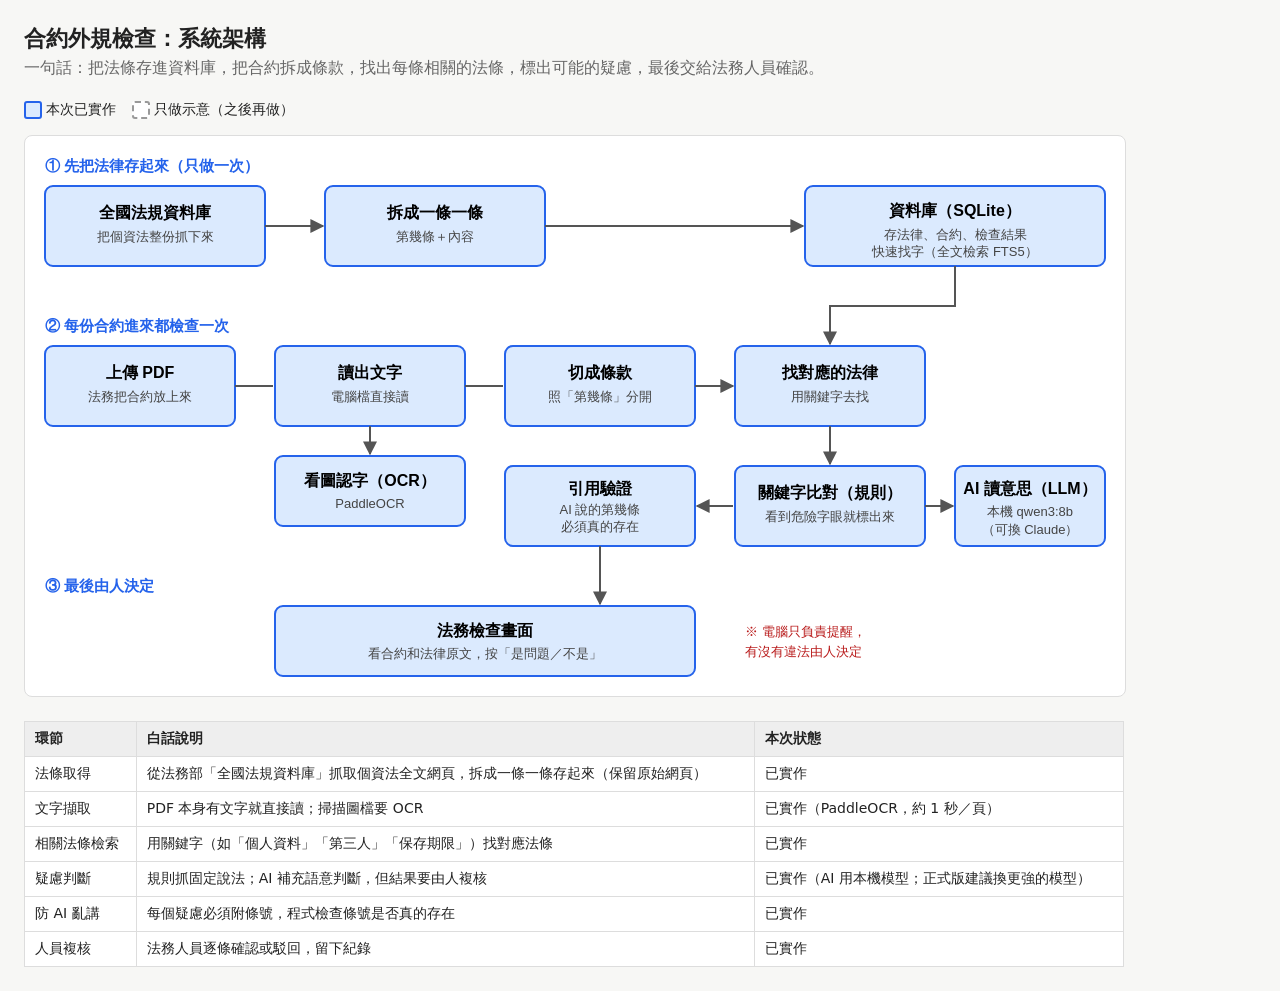
<file: docs/architecture.html>
<!doctype html>
<html lang="zh-Hant"><head><meta charset="utf-8"><meta name="viewport" content="width=device-width,initial-scale=1">
<title>合約外規檢查架構</title>
<style>
body{font-family:"Microsoft JhengHei",system-ui,sans-serif;background:#f7f7f5;color:#222;margin:0;padding:24px}
h1{font-size:22px;margin:0 0 4px}.sub{color:#666;margin:0 0 20px}
.legend span{display:inline-block;margin-right:16px;font-size:14px}
.box{display:inline-block;width:14px;height:14px;vertical-align:middle;margin-right:4px;border-radius:3px}
svg{width:100%;max-width:1100px;height:auto;background:#fff;border:1px solid #ddd;border-radius:8px}
table{border-collapse:collapse;margin-top:20px;max-width:1100px;width:100%;background:#fff}
td,th{border:1px solid #ddd;padding:8px 10px;font-size:14px;text-align:left;vertical-align:top}
th{background:#eee}
</style></head><body>
<h1>合約外規檢查：系統架構</h1>
<p class="sub">一句話：把法條存進資料庫，把合約拆成條款，找出每條相關的法條，標出可能的疑慮，最後交給法務人員確認。</p>
<p class="legend"><span><i class="box" style="background:#dbeafe;border:2px solid #2563eb"></i>本次已實作</span><span><i class="box" style="background:#fff;border:2px dashed #999"></i>只做示意（之後再做）</span></p>
<svg viewBox="0 0 1100 560" xmlns="http://www.w3.org/2000/svg" font-family="Microsoft JhengHei,sans-serif">
<defs><marker id="a" viewBox="0 0 10 10" refX="9" refY="5" markerWidth="7" markerHeight="7" orient="auto"><path d="M0,0L10,5L0,10z" fill="#555"/></marker></defs>
<style>.r{fill:#dbeafe;stroke:#2563eb;stroke-width:2}.p{fill:#fff;stroke:#999;stroke-width:2;stroke-dasharray:6 4}.t{font-size:16px;font-weight:bold;text-anchor:middle}.s{font-size:13px;fill:#444;text-anchor:middle}.l{stroke:#555;stroke-width:2;fill:none;marker-end:url(#a)}.lane{font-size:15px;font-weight:bold;fill:#2563eb}</style>
<text x="20" y="35" class="lane">① 先把法律存起來（只做一次）</text>
<rect x="20" y="50" width="220" height="80" rx="8" class="r"/><text x="130" y="82" class="t">全國法規資料庫</text><text x="130" y="105" class="s">把個資法整份抓下來</text>
<rect x="300" y="50" width="220" height="80" rx="8" class="r"/><text x="410" y="82" class="t">拆成一條一條</text><text x="410" y="105" class="s">第幾條＋內容</text>
<path d="M240 90H298" class="l"/>
<rect x="780" y="50" width="300" height="80" rx="8" class="r"/><text x="930" y="80" class="t">資料庫（SQLite）</text><text x="930" y="103" class="s">存法律、合約、檢查結果</text><text x="930" y="120" class="s">快速找字（全文檢索 FTS5）</text>
<path d="M520 90H778" class="l"/>
<text x="20" y="195" class="lane">② 每份合約進來都檢查一次</text>
<rect x="20" y="210" width="190" height="80" rx="8" class="r"/><text x="115" y="242" class="t">上傳 PDF</text><text x="115" y="265" class="s">法務把合約放上來</text>
<rect x="250" y="210" width="190" height="80" rx="8" class="r"/><text x="345" y="242" class="t">讀出文字</text><text x="345" y="265" class="s">電腦檔直接讀</text>
<rect x="250" y="320" width="190" height="70" rx="8" class="r"/><text x="345" y="350" class="t">看圖認字（OCR）</text><text x="345" y="372" class="s">PaddleOCR</text>
<path d="M345 290V318" class="l"/>
<rect x="480" y="210" width="190" height="80" rx="8" class="r"/><text x="575" y="242" class="t">切成條款</text><text x="575" y="265" class="s">照「第幾條」分開</text>
<rect x="710" y="210" width="190" height="80" rx="8" class="r"/><text x="805" y="242" class="t">找對應的法律</text><text x="805" y="265" class="s">用關鍵字去找</text>
<path d="M210 250H248M440 250H478M670 250H708" class="l"/>
<path d="M930 130V170H805V208" class="l"/>
<rect x="710" y="330" width="190" height="80" rx="8" class="r"/><text x="805" y="362" class="t">關鍵字比對（規則）</text><text x="805" y="385" class="s">看到危險字眼就標出來</text>
<rect x="930" y="330" width="150" height="80" rx="8" class="r"/><text x="1005" y="358" class="t">AI 讀意思（LLM）</text><text x="1005" y="380" class="s">本機 qwen3:8b</text><text x="1005" y="398" class="s">（可換 Claude）</text>
<path d="M805 290V328" class="l"/><path d="M900 370H928" class="l"/>
<rect x="480" y="330" width="190" height="80" rx="8" class="r"/><text x="575" y="358" class="t">引用驗證</text><text x="575" y="378" class="s">AI 說的第幾條</text><text x="575" y="395" class="s">必須真的存在</text>
<path d="M708 370H672" class="l"/>
<text x="20" y="455" class="lane">③ 最後由人決定</text>
<rect x="250" y="470" width="420" height="70" rx="8" class="r"/><text x="460" y="500" class="t">法務檢查畫面</text><text x="460" y="522" class="s">看合約和法律原文，按「是問題／不是」</text>
<path d="M575 410V468" class="l"/>
<text x="720" y="500" font-size="13" fill="#b91c1c">※ 電腦只負責提醒，</text><text x="720" y="520" font-size="13" fill="#b91c1c">有沒有違法由人決定</text>
</svg>
<table>
<tr><th>環節</th><th>白話說明</th><th>本次狀態</th></tr>
<tr><td>法條取得</td><td>從法務部「全國法規資料庫」抓取個資法全文網頁，拆成一條一條存起來（保留原始網頁）</td><td>已實作</td></tr>
<tr><td>文字擷取</td><td>PDF 本身有文字就直接讀；掃描圖檔要 OCR</td><td>已實作（PaddleOCR，約 1 秒／頁）</td></tr>
<tr><td>相關法條檢索</td><td>用關鍵字（如「個人資料」「第三人」「保存期限」）找對應法條</td><td>已實作</td></tr>
<tr><td>疑慮判斷</td><td>規則抓固定說法；AI 補充語意判斷，但結果要由人複核</td><td>已實作（AI 用本機模型；正式版建議換更強的模型）</td></tr>
<tr><td>防 AI 亂講</td><td>每個疑慮必須附條號，程式檢查條號是否真的存在</td><td>已實作</td></tr>
<tr><td>人員複核</td><td>法務人員逐條確認或駁回，留下紀錄</td><td>已實作</td></tr>
</table>
</body></html>
</file>
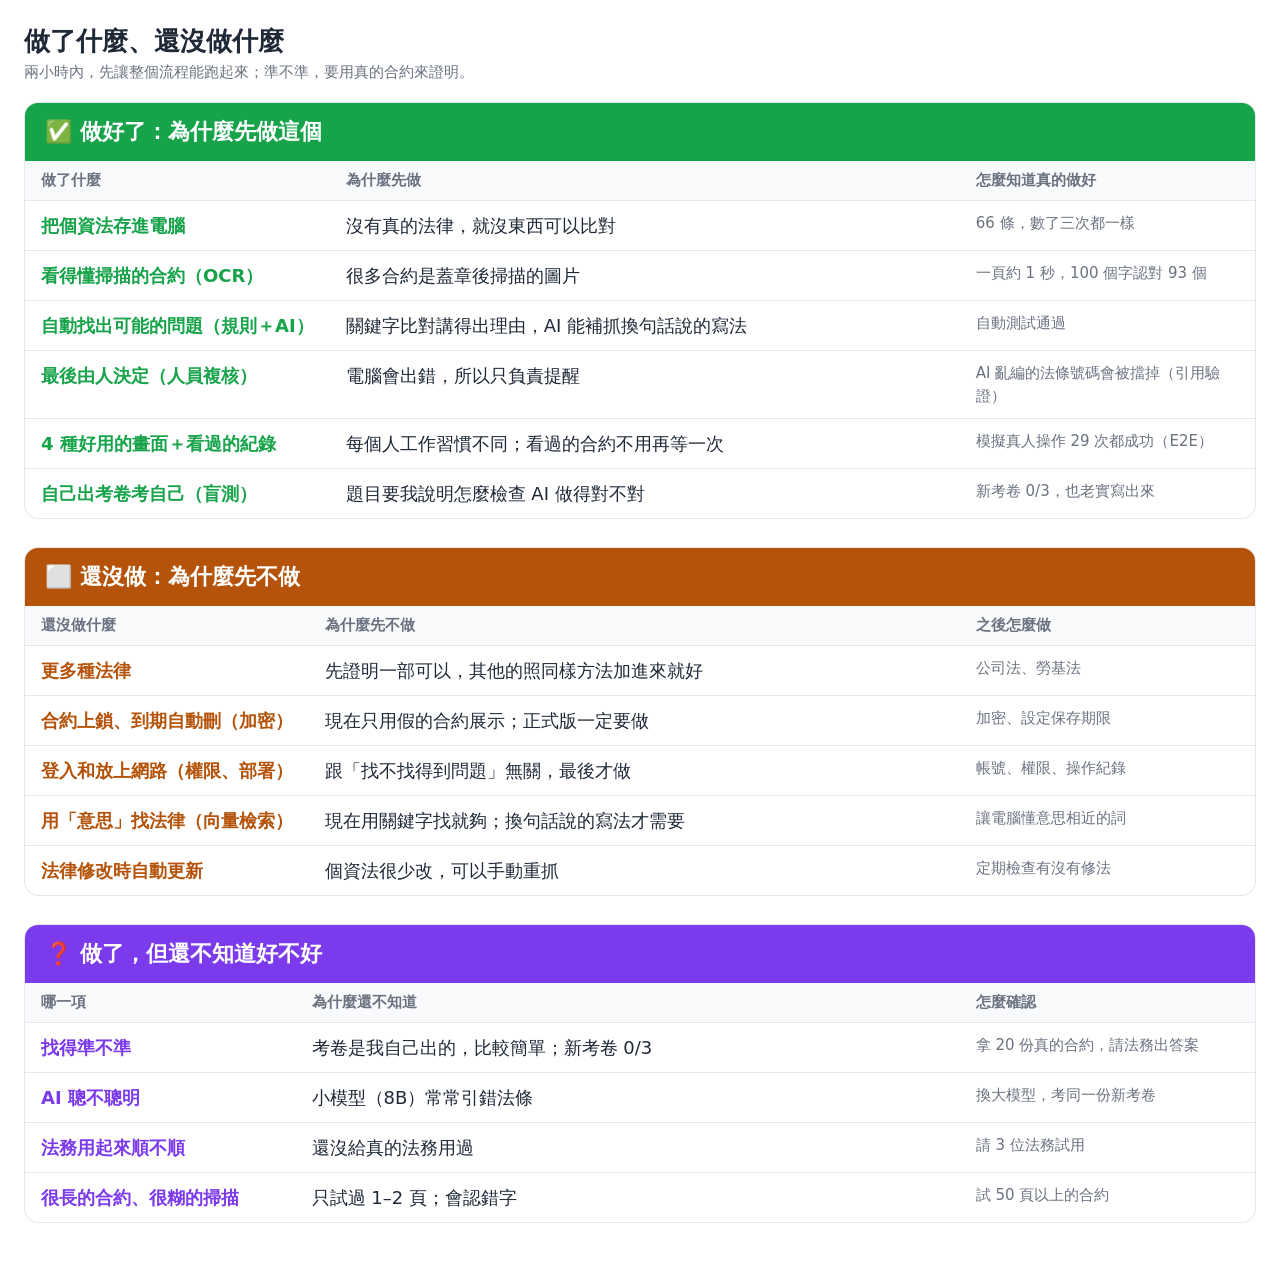
<file: docs/status.html>
<!doctype html>
<html lang="zh-Hant"><head><meta charset="utf-8"><meta name="viewport" content="width=device-width,initial-scale=1">
<title>完成度清單</title>
<style>
:root{--a:#2563eb;--a2:#eff6ff;--tx:#1f2937;--mu:#6b7280;--bd:#e5e7eb;--ok:#16a34a;--ok2:#f0fdf4;--no:#b45309;--no2:#fffbeb;--q:#7c3aed;--q2:#f5f3ff}
*{box-sizing:border-box}body{margin:0;background:#fff;color:var(--tx);font-family:"Microsoft JhengHei",system-ui,sans-serif}
main{max-width:1500px;margin:auto;padding:24px}
h1{font-size:26px;margin:0 0 4px}.sub{color:var(--mu);margin:0 0 20px;font-size:15px}
.tbl{border-radius:14px;overflow:hidden;border:1px solid var(--bd);margin-bottom:28px;background:#fff}
.cap{padding:14px 20px;font-size:22px;font-weight:bold;color:#fff}
.done .cap{background:var(--ok)}.todo .cap{background:var(--no)}.ver .cap{background:var(--q)}
table{width:100%;border-collapse:collapse;font-size:18px}
th{text-align:left;background:#f9fafb;color:var(--mu);font-size:15px;font-weight:600;padding:10px 16px;border-bottom:1px solid var(--bd)}
td{padding:11px 16px;border-bottom:1px solid var(--bd);vertical-align:top;line-height:1.5}
tr:last-child td{border-bottom:0}
td.k{font-weight:bold;white-space:nowrap;width:22%}
td.e{color:var(--mu);font-size:15px;width:24%}
.done td.k{color:var(--ok)}.todo td.k{color:var(--no)}.ver td.k{color:var(--q)}
</style></head><body><main>
<h1>做了什麼、還沒做什麼</h1>
<p class="sub">兩小時內，先讓整個流程能跑起來；準不準，要用真的合約來證明。</p>

<div class="tbl done" id="t-done"><div class="cap">✅ 做好了：為什麼先做這個</div>
<table><tr><th>做了什麼</th><th>為什麼先做</th><th>怎麼知道真的做好</th></tr>
<tr><td class="k">把個資法存進電腦</td><td>沒有真的法律，就沒東西可以比對</td><td class="e">66 條，數了三次都一樣</td></tr>
<tr><td class="k">看得懂掃描的合約（OCR）</td><td>很多合約是蓋章後掃描的圖片</td><td class="e">一頁約 1 秒，100 個字認對 93 個</td></tr>
<tr><td class="k">自動找出可能的問題（規則＋AI）</td><td>關鍵字比對講得出理由，AI 能補抓換句話說的寫法</td><td class="e">自動測試通過</td></tr>
<tr><td class="k">最後由人決定（人員複核）</td><td>電腦會出錯，所以只負責提醒</td><td class="e">AI 亂編的法條號碼會被擋掉（引用驗證）</td></tr>
<tr><td class="k">4 種好用的畫面＋看過的紀錄</td><td>每個人工作習慣不同；看過的合約不用再等一次</td><td class="e">模擬真人操作 29 次都成功（E2E）</td></tr>
<tr><td class="k">自己出考卷考自己（盲測）</td><td>題目要我說明怎麼檢查 AI 做得對不對</td><td class="e">新考卷 0/3，也老實寫出來</td></tr>
</table></div>

<div class="tbl todo" id="t-todo"><div class="cap">⬜ 還沒做：為什麼先不做</div>
<table><tr><th>還沒做什麼</th><th>為什麼先不做</th><th>之後怎麼做</th></tr>
<tr><td class="k">更多種法律</td><td>先證明一部可以，其他的照同樣方法加進來就好</td><td class="e">公司法、勞基法</td></tr>
<tr><td class="k">合約上鎖、到期自動刪（加密）</td><td>現在只用假的合約展示；正式版一定要做</td><td class="e">加密、設定保存期限</td></tr>
<tr><td class="k">登入和放上網路（權限、部署）</td><td>跟「找不找得到問題」無關，最後才做</td><td class="e">帳號、權限、操作紀錄</td></tr>
<tr><td class="k">用「意思」找法律（向量檢索）</td><td>現在用關鍵字找就夠；換句話說的寫法才需要</td><td class="e">讓電腦懂意思相近的詞</td></tr>
<tr><td class="k">法律修改時自動更新</td><td>個資法很少改，可以手動重抓</td><td class="e">定期檢查有沒有修法</td></tr>
</table></div>

<div class="tbl ver" id="t-ver"><div class="cap">❓ 做了，但還不知道好不好</div>
<table><tr><th>哪一項</th><th>為什麼還不知道</th><th>怎麼確認</th></tr>
<tr><td class="k">找得準不準</td><td>考卷是我自己出的，比較簡單；新考卷 0/3</td><td class="e">拿 20 份真的合約，請法務出答案</td></tr>
<tr><td class="k">AI 聰不聰明</td><td>小模型（8B）常常引錯法條</td><td class="e">換大模型，考同一份新考卷</td></tr>
<tr><td class="k">法務用起來順不順</td><td>還沒給真的法務用過</td><td class="e">請 3 位法務試用</td></tr>
<tr><td class="k">很長的合約、很糊的掃描</td><td>只試過 1–2 頁；會認錯字</td><td class="e">試 50 頁以上的合約</td></tr>
</table></div>
</main></body></html>
</file>
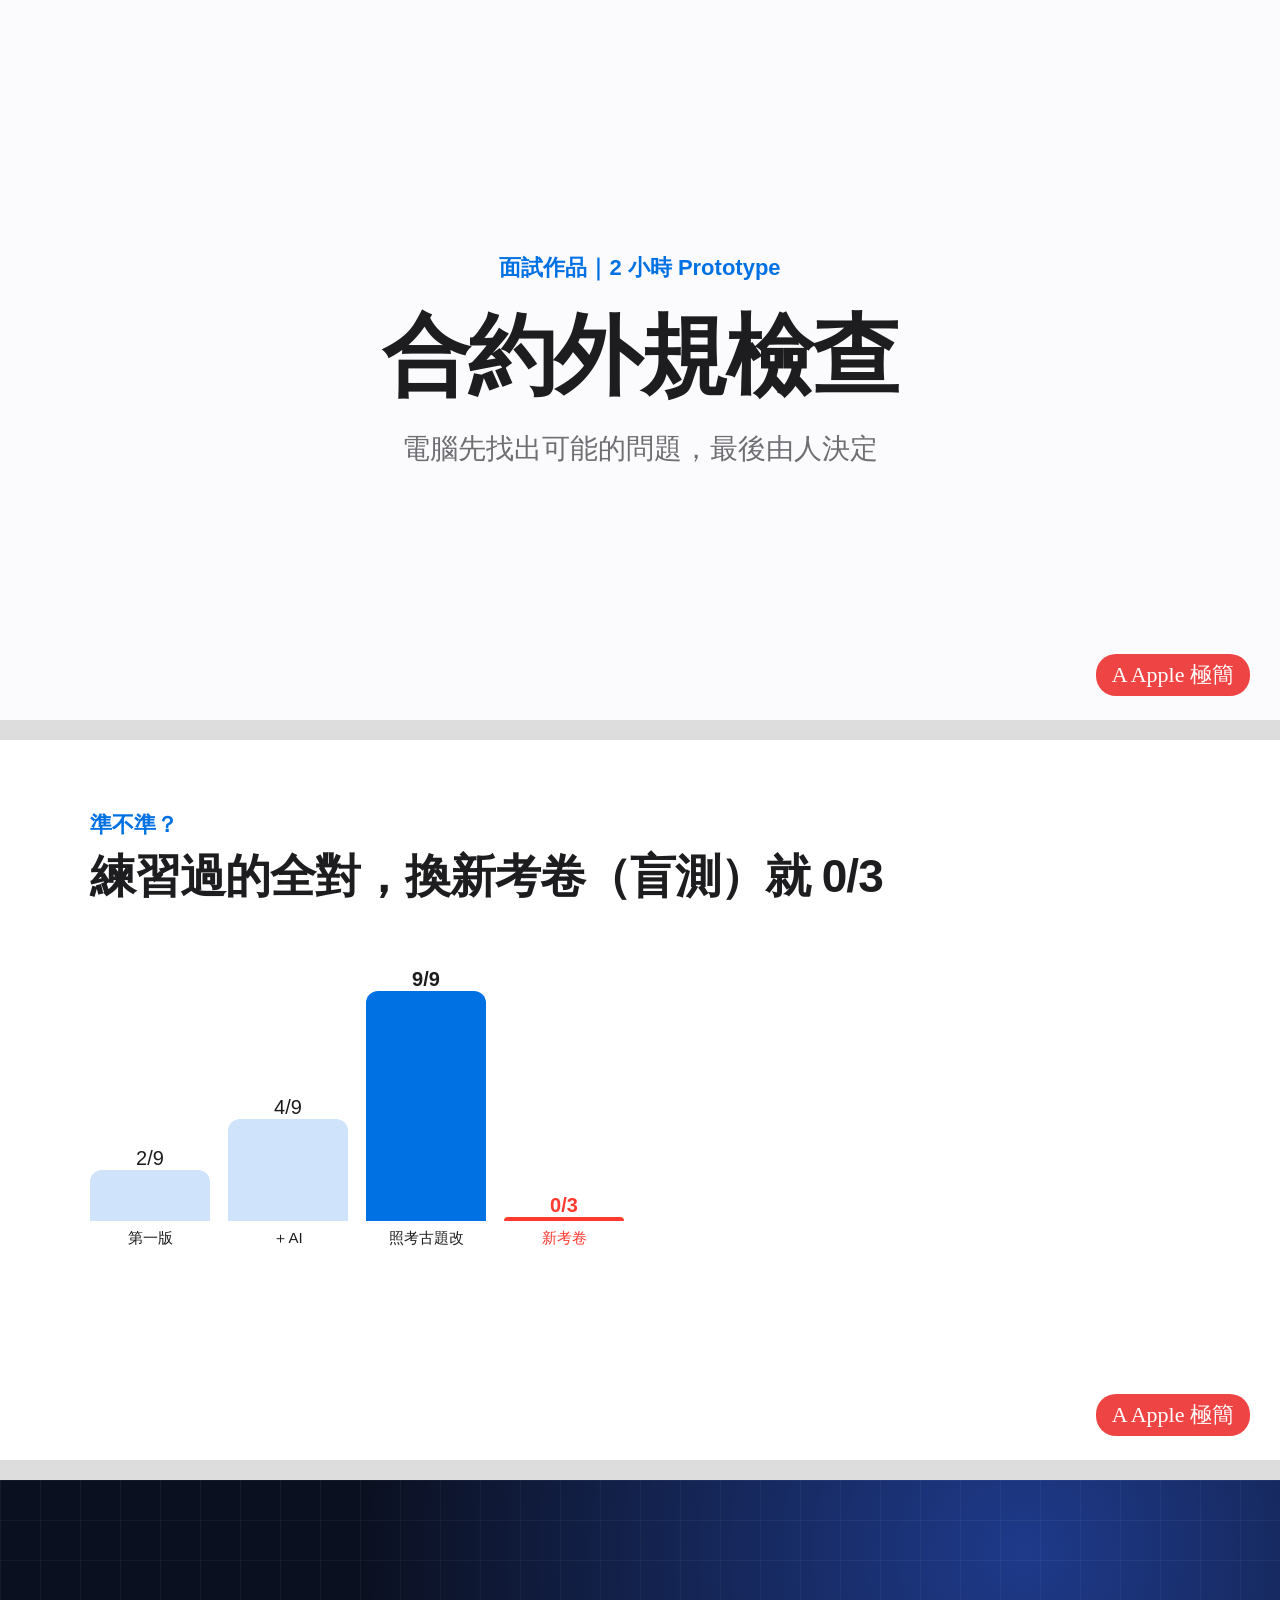
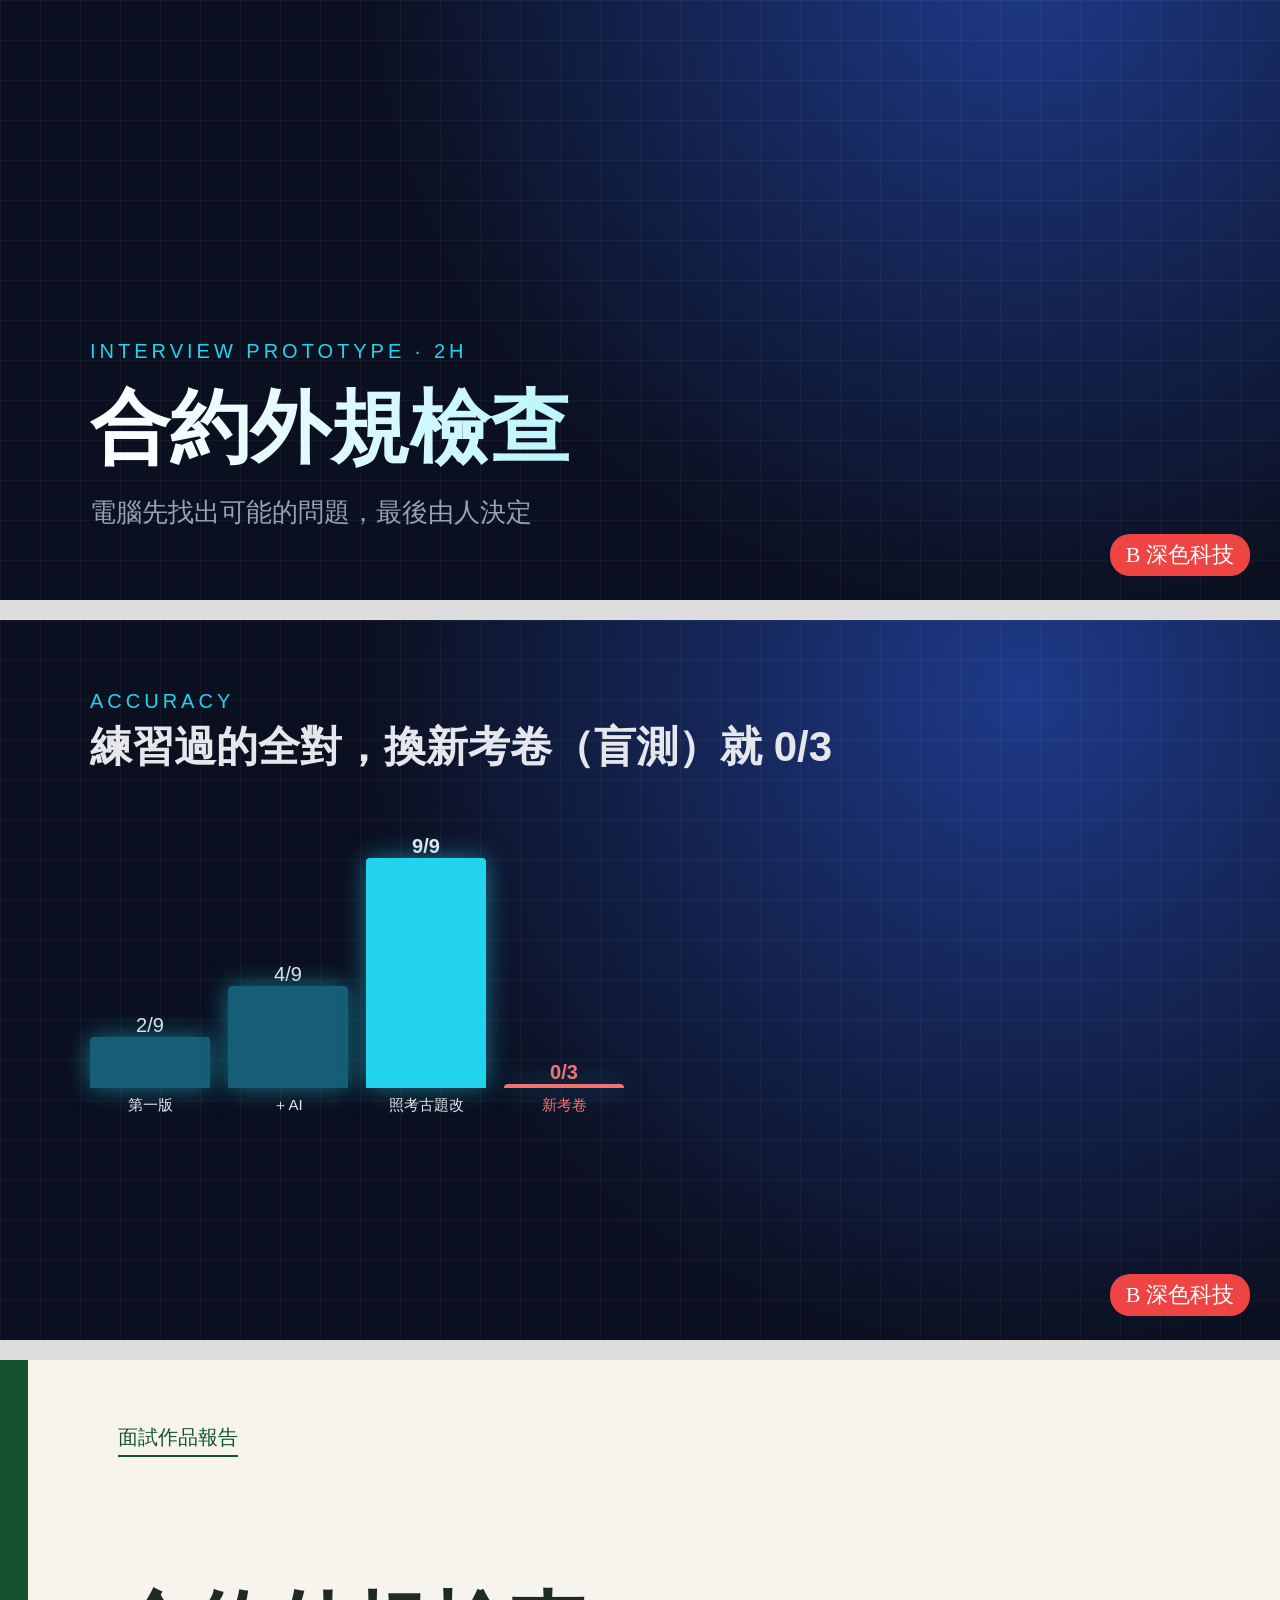
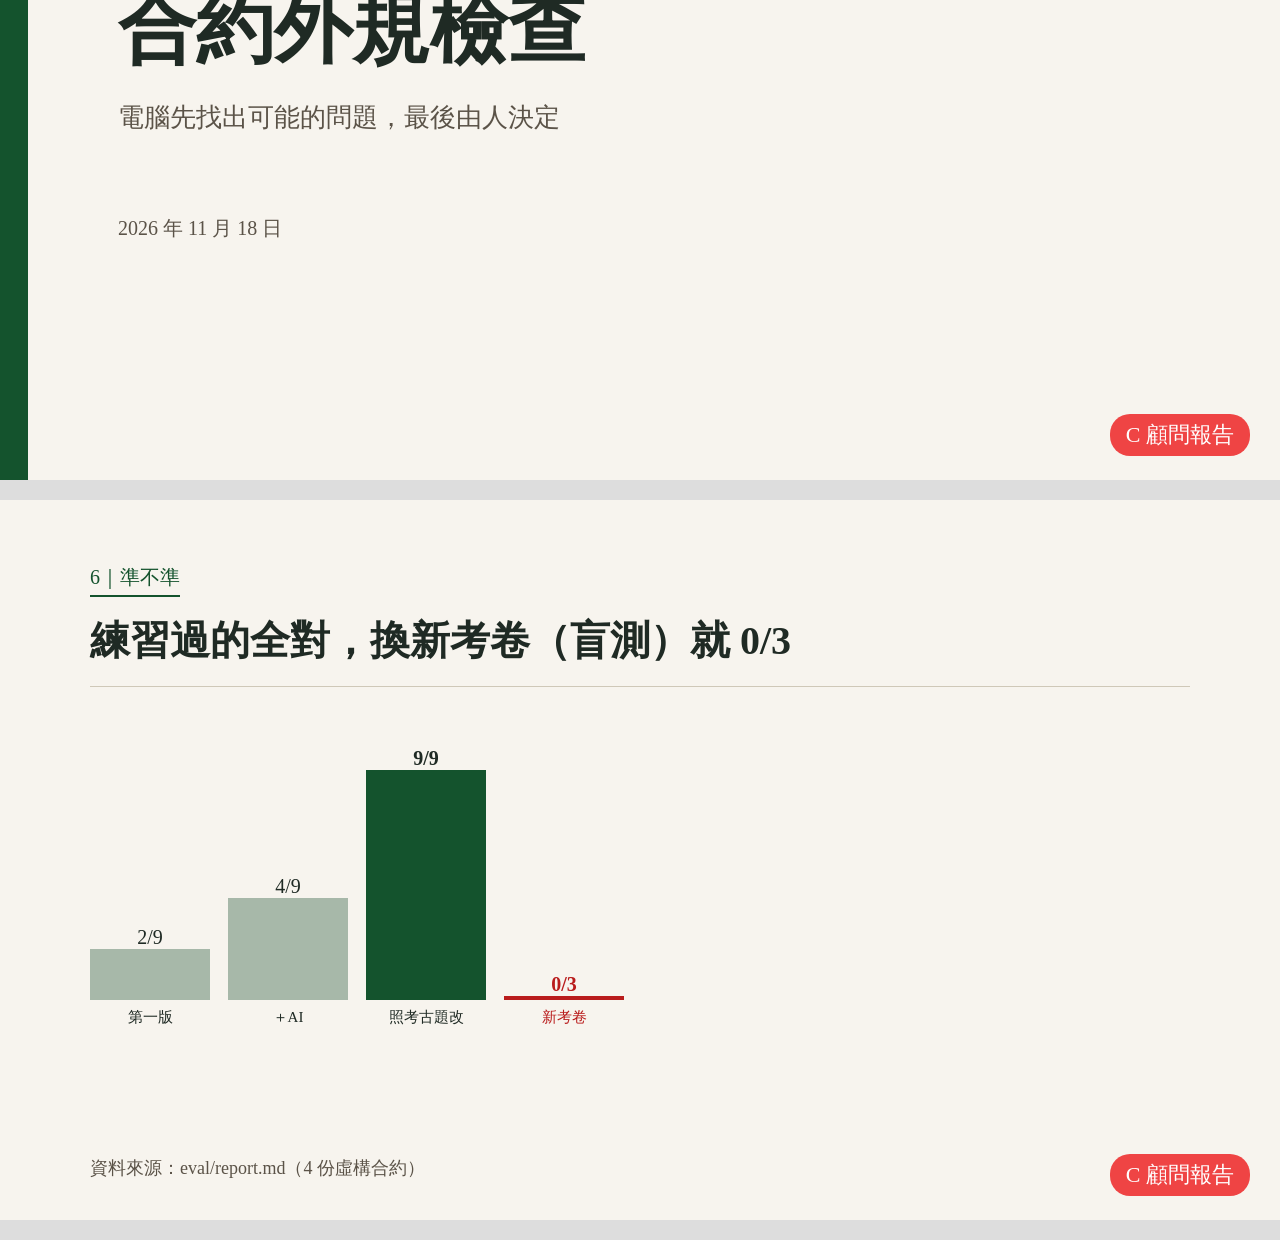
<file: docs/deck/styles.html>
<!doctype html><html lang="zh-Hant"><head><meta charset="utf-8"><title>簡報風格</title>
<style>
body{margin:0;background:#ddd;font-family:"Microsoft JhengHei",sans-serif}
.s{width:1280px;height:720px;position:relative;overflow:hidden;box-sizing:border-box;margin:0 0 20px}
.bar{display:flex;gap:18px;align-items:flex-end;height:300px;margin-top:40px}
.bar div{width:120px;display:flex;flex-direction:column;justify-content:flex-end;align-items:center;font-size:20px}
.bar i{display:block;width:100%}
.lab{font-size:15px;margin-top:8px;text-align:center}
/* A Apple 極簡 */
.A{background:#fff;color:#1d1d1f;padding:70px 90px;font-family:-apple-system,"PingFang TC","Microsoft JhengHei",sans-serif}
.A.cov{display:flex;flex-direction:column;justify-content:center;align-items:center;text-align:center;background:#fbfbfd}
.A .k{color:#0071e3;font-size:22px;font-weight:600}.A h1{font-size:88px;margin:14px 0;letter-spacing:-2px}
.A h2{font-size:46px;margin:6px 0 40px;letter-spacing:-1px;font-weight:700}.A p{font-size:28px;color:#6e6e73;margin:0}
.A .bar i{border-radius:12px 12px 0 0}
/* B 深色科技 */
.B{background:radial-gradient(circle at 80% 10%,#1e3a8a 0,#0b1020 55%);color:#e5e7eb;padding:70px 90px}
.B.cov{display:flex;flex-direction:column;justify-content:flex-end}
.B .k{color:#22d3ee;font-size:20px;letter-spacing:4px}.B h1{font-size:80px;margin:12px 0;background:linear-gradient(90deg,#fff,#67e8f9);-webkit-background-clip:text;color:transparent}
.B h2{font-size:42px;margin:6px 0 36px}.B p{font-size:26px;color:#94a3b8;margin:0}
.B .bar i{box-shadow:0 0 24px rgba(34,211,238,.5);border-radius:4px 4px 0 0}
.B .grid{position:absolute;inset:0;background-image:linear-gradient(rgba(255,255,255,.04) 1px,transparent 1px),linear-gradient(90deg,rgba(255,255,255,.04) 1px,transparent 1px);background-size:40px 40px}
/* C 顧問報告 */
.C{background:#f7f4ee;color:#1f2a24;padding:64px 90px;font-family:"Noto Serif TC","PMingLiU","Microsoft JhengHei",serif}
.C.cov{border-left:28px solid #14532d}
.C .k{color:#14532d;font-size:20px;font-family:"Microsoft JhengHei";border-bottom:2px solid #14532d;display:inline-block;padding-bottom:4px}
.C h1{font-size:78px;margin:120px 0 18px}.C h2{font-size:40px;margin:16px 0 30px;border-bottom:1px solid #cfc8b8;padding-bottom:18px}
.C p{font-size:26px;color:#5b5348;margin:0;font-family:"Microsoft JhengHei"}
.C .bar div{font-family:"Microsoft JhengHei"}
.tag{position:absolute;right:30px;bottom:24px;font-size:22px;padding:6px 16px;border-radius:20px;background:#ef4444;color:#fff;font-family:"Microsoft JhengHei"}
</style></head><body>
<!-- A -->
<div class="s A cov" id="A1"><div class="k">面試作品｜2 小時 Prototype</div><h1>合約外規檢查</h1><p>電腦先找出可能的問題，最後由人決定</p><span class="tag">A Apple 極簡</span></div>
<div class="s A" id="A2"><div class="k">準不準？</div><h2>練習過的全對，換新考卷（盲測）就 0/3</h2>
<div class="bar">
<div>2/9<i style="height:51px;background:#cfe3fb"></i><span class="lab">第一版</span></div>
<div>4/9<i style="height:102px;background:#cfe3fb"></i><span class="lab">＋AI</span></div>
<div><b>9/9</b><i style="height:230px;background:#0071e3"></i><span class="lab">照考古題改</span></div>
<div style="color:#ff3b30"><b>0/3</b><i style="height:4px;background:#ff3b30"></i><span class="lab">新考卷</span></div></div>
<span class="tag">A Apple 極簡</span></div>
<!-- B -->
<div class="s B cov" id="B1"><div class="grid"></div><div style="position:relative"><div class="k">INTERVIEW PROTOTYPE · 2H</div><h1>合約外規檢查</h1><p>電腦先找出可能的問題，最後由人決定</p></div><span class="tag">B 深色科技</span></div>
<div class="s B" id="B2"><div class="grid"></div><div style="position:relative"><div class="k">ACCURACY</div><h2>練習過的全對，換新考卷（盲測）就 0/3</h2>
<div class="bar">
<div>2/9<i style="height:51px;background:#155e75"></i><span class="lab">第一版</span></div>
<div>4/9<i style="height:102px;background:#155e75"></i><span class="lab">＋AI</span></div>
<div><b>9/9</b><i style="height:230px;background:#22d3ee"></i><span class="lab">照考古題改</span></div>
<div style="color:#f87171"><b>0/3</b><i style="height:4px;background:#f87171"></i><span class="lab">新考卷</span></div></div></div>
<span class="tag">B 深色科技</span></div>
<!-- C -->
<div class="s C cov" id="C1"><div class="k">面試作品報告</div><h1>合約外規檢查</h1><p>電腦先找出可能的問題，最後由人決定</p><p style="margin-top:80px;font-size:20px">2026 年 11 月 18 日</p><span class="tag">C 顧問報告</span></div>
<div class="s C" id="C2"><div class="k">6｜準不準</div><h2>練習過的全對，換新考卷（盲測）就 0/3</h2>
<div class="bar">
<div>2/9<i style="height:51px;background:#a7b8a9"></i><span class="lab">第一版</span></div>
<div>4/9<i style="height:102px;background:#a7b8a9"></i><span class="lab">＋AI</span></div>
<div><b>9/9</b><i style="height:230px;background:#14532d"></i><span class="lab">照考古題改</span></div>
<div style="color:#b91c1c"><b>0/3</b><i style="height:4px;background:#b91c1c"></i><span class="lab">新考卷</span></div></div>
<p style="position:absolute;bottom:40px;font-size:18px">資料來源：eval/report.md（4 份虛構合約）</p><span class="tag">C 顧問報告</span></div>
</body></html>
</file>
